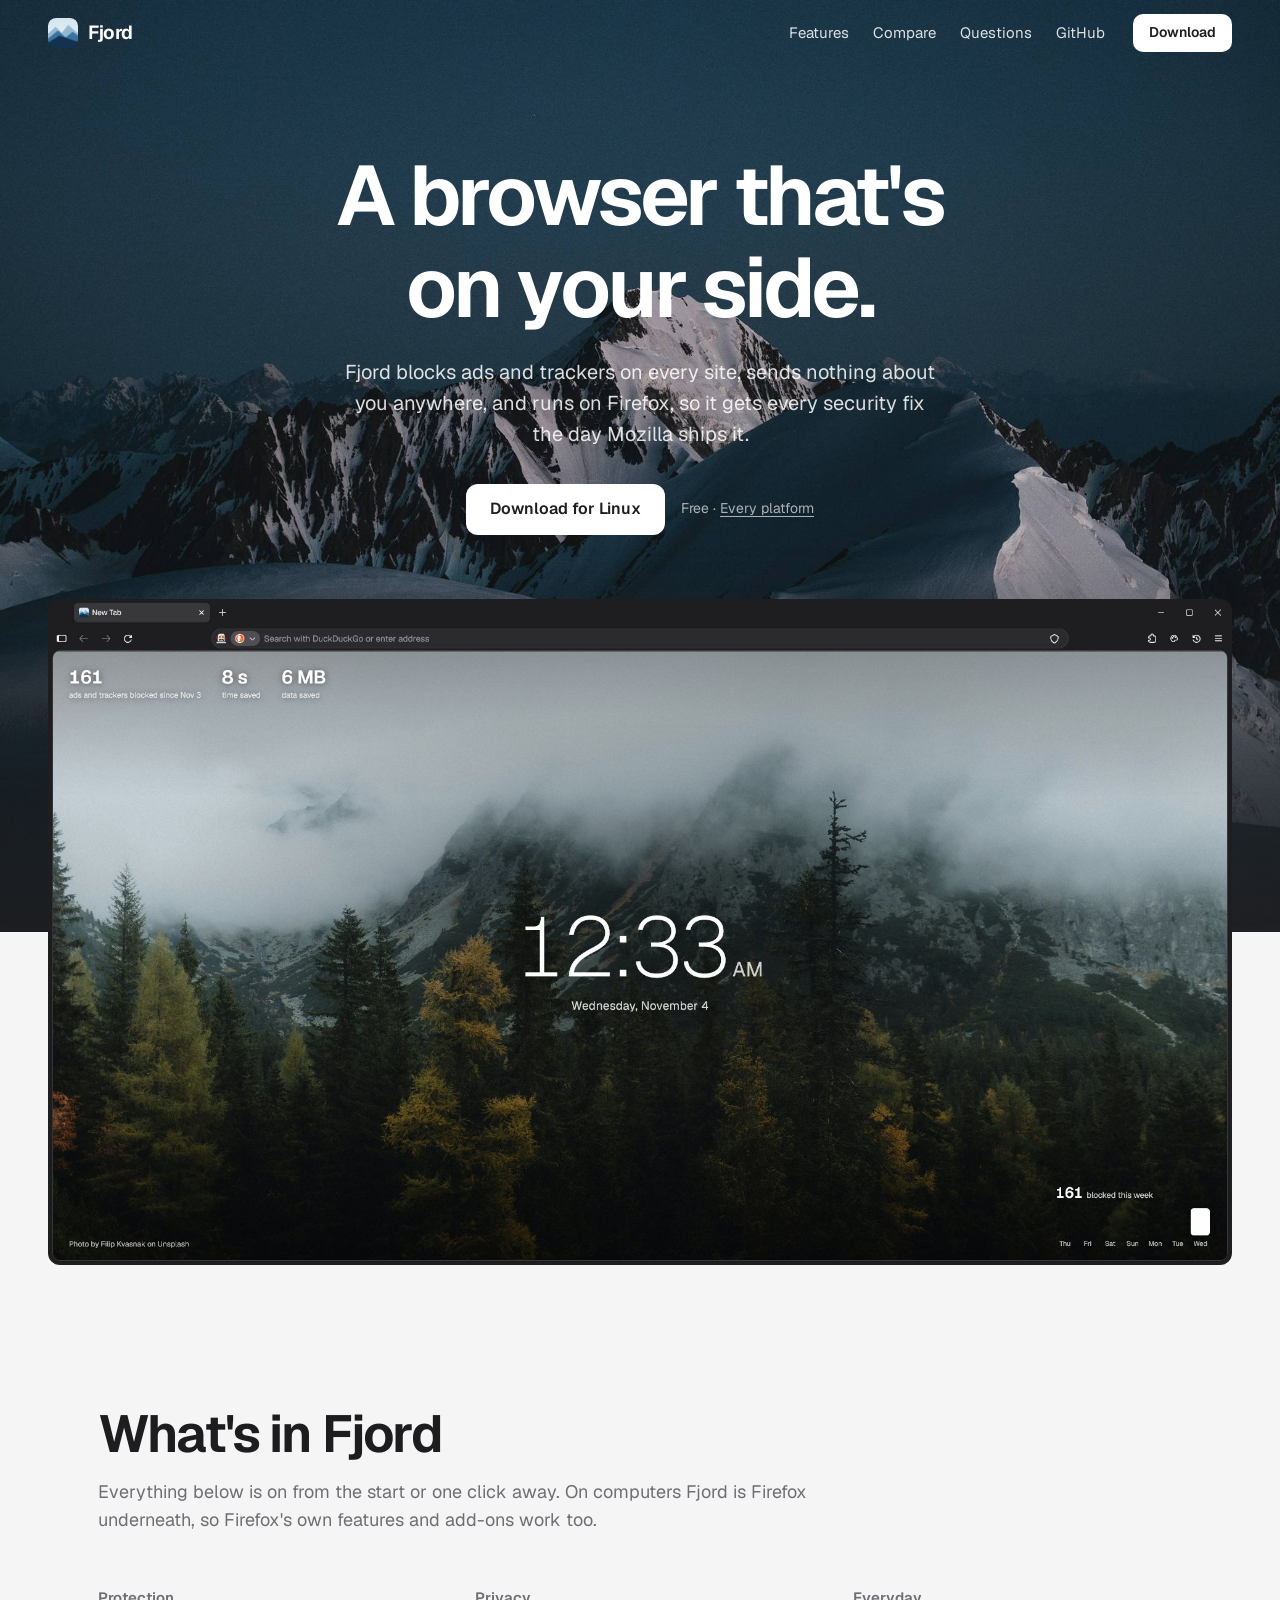
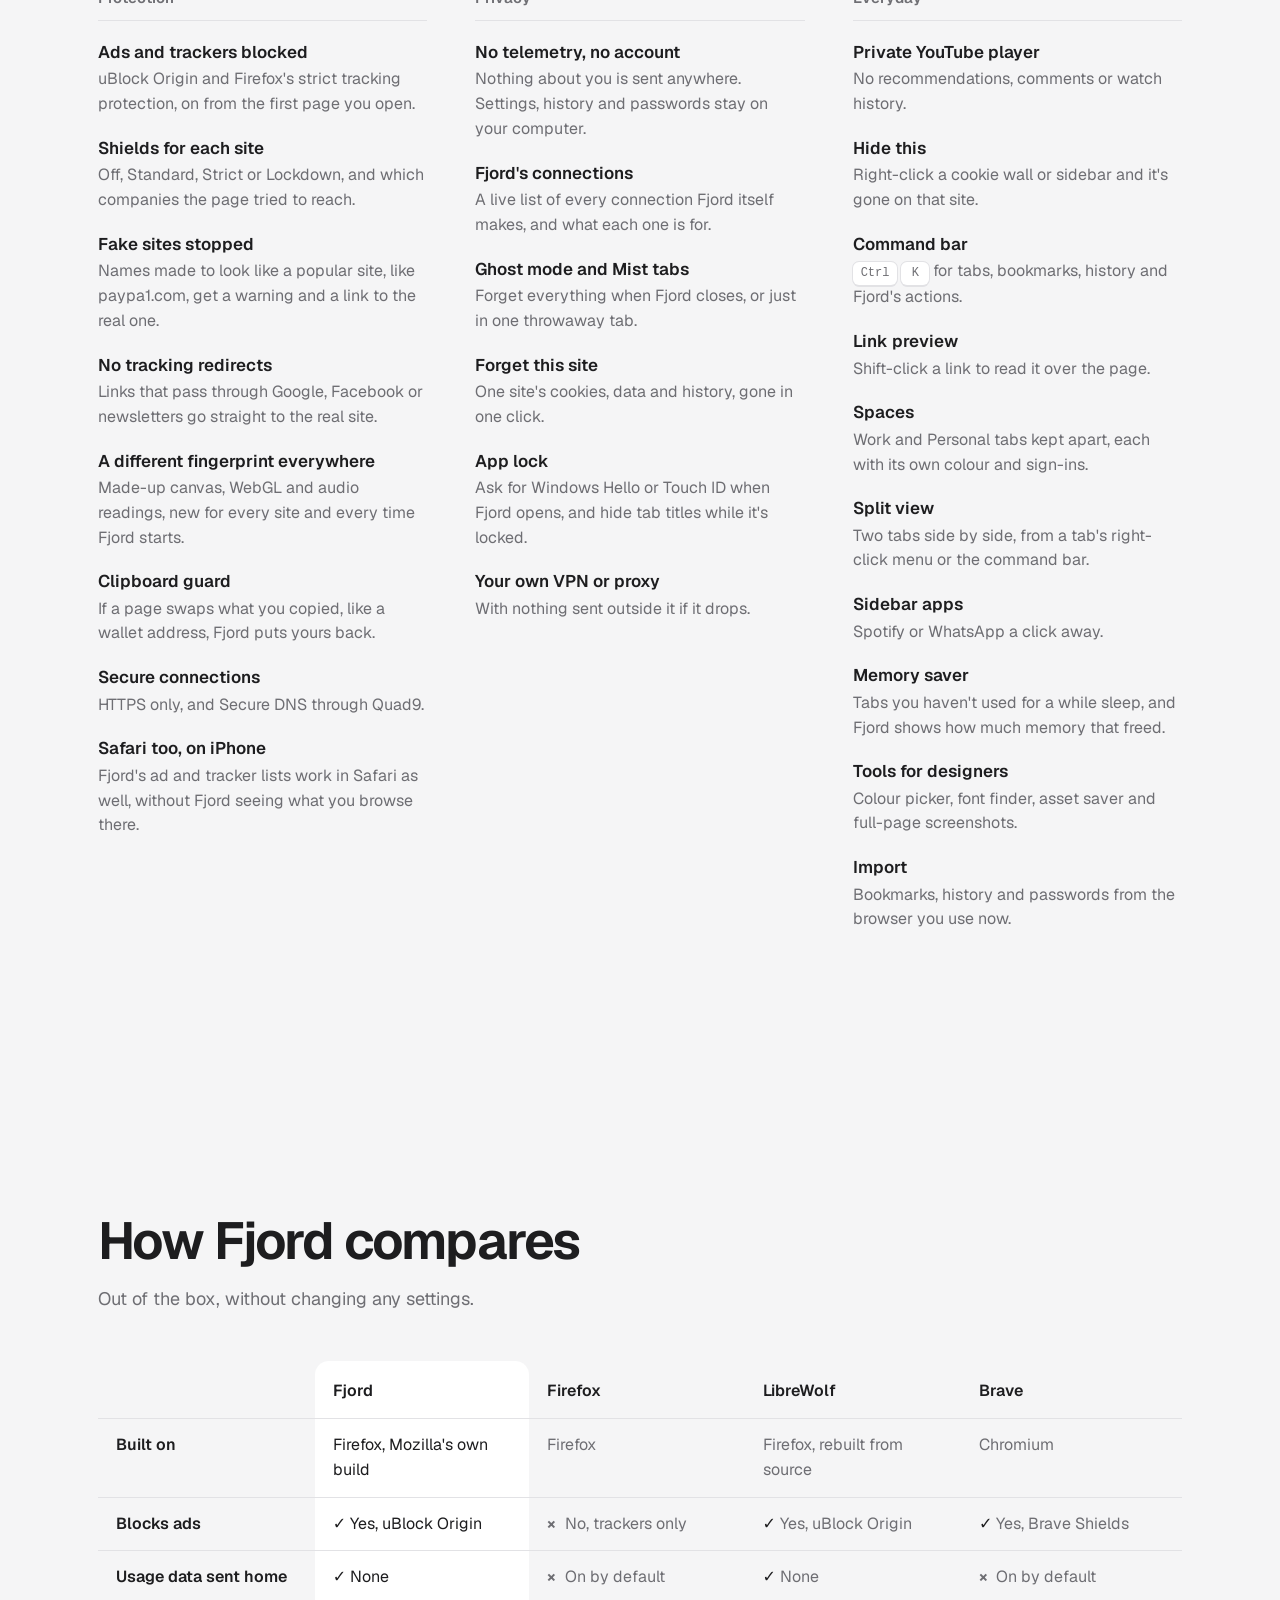
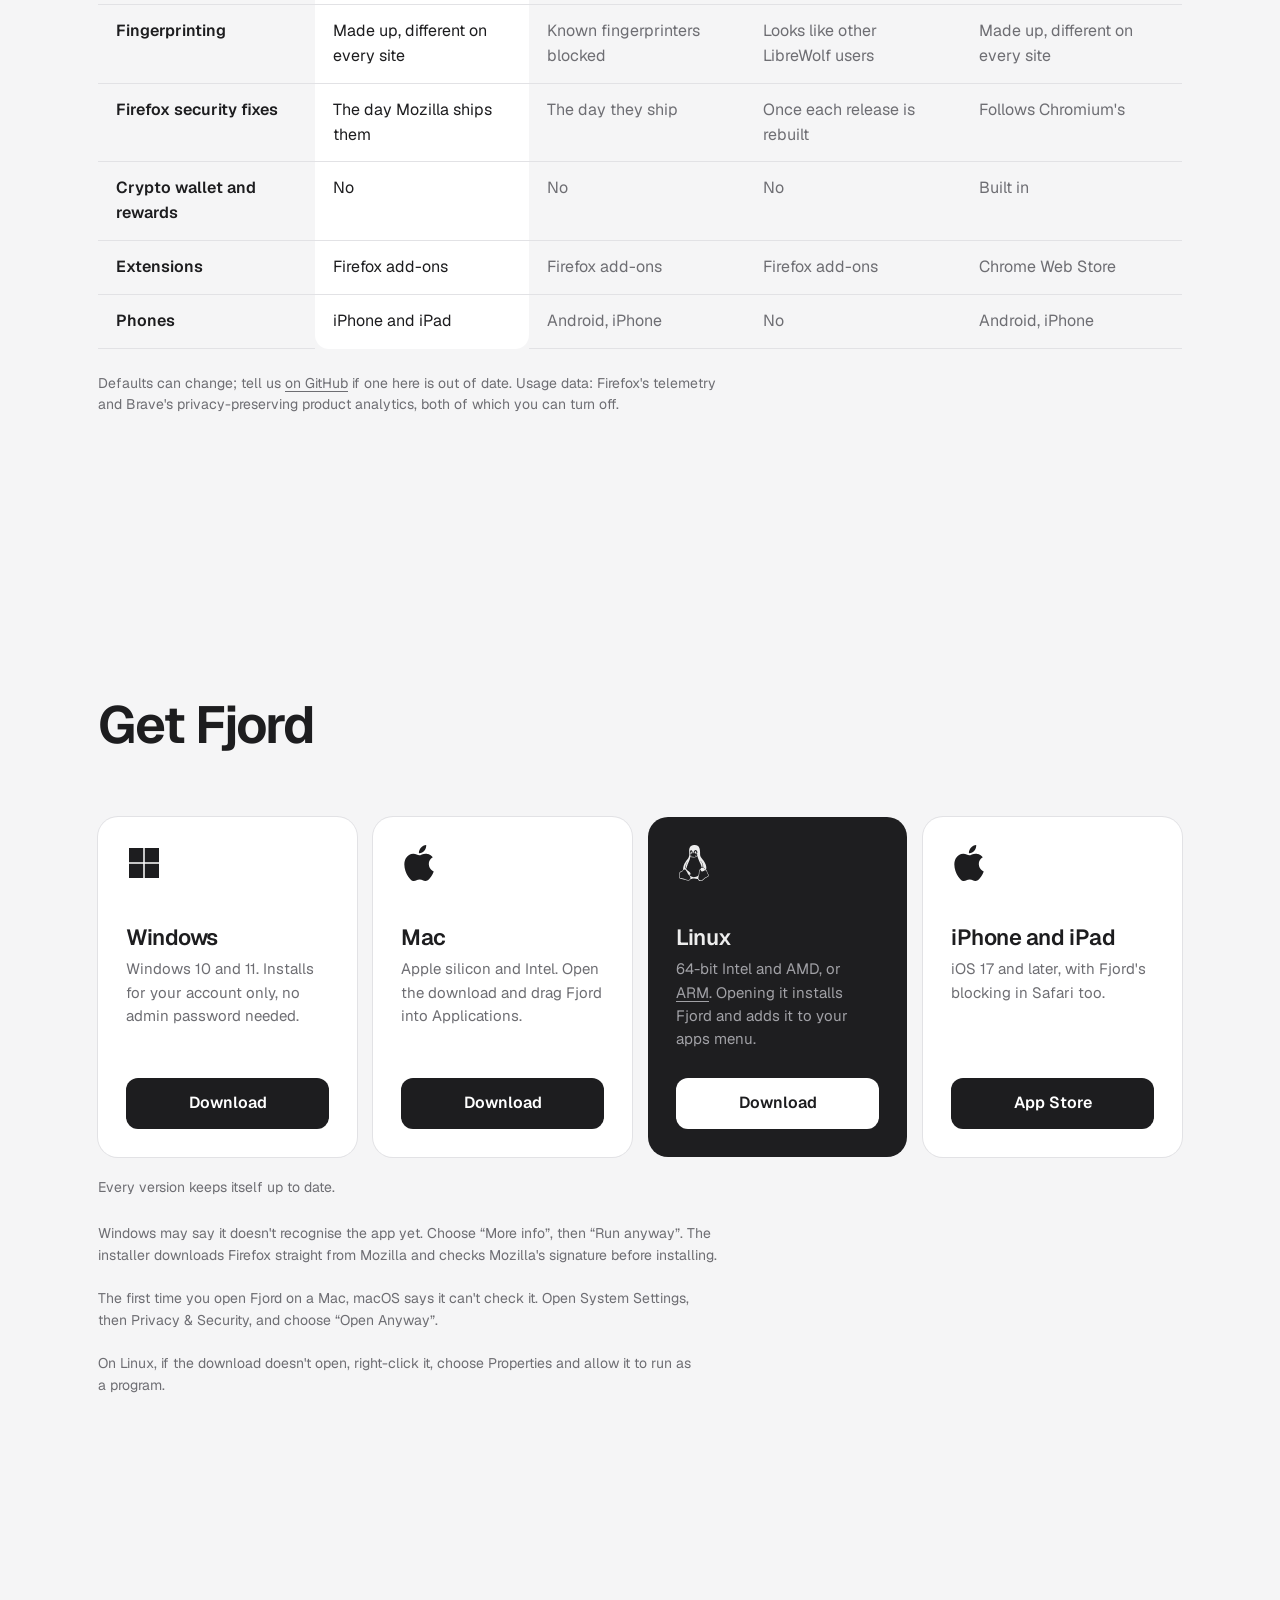
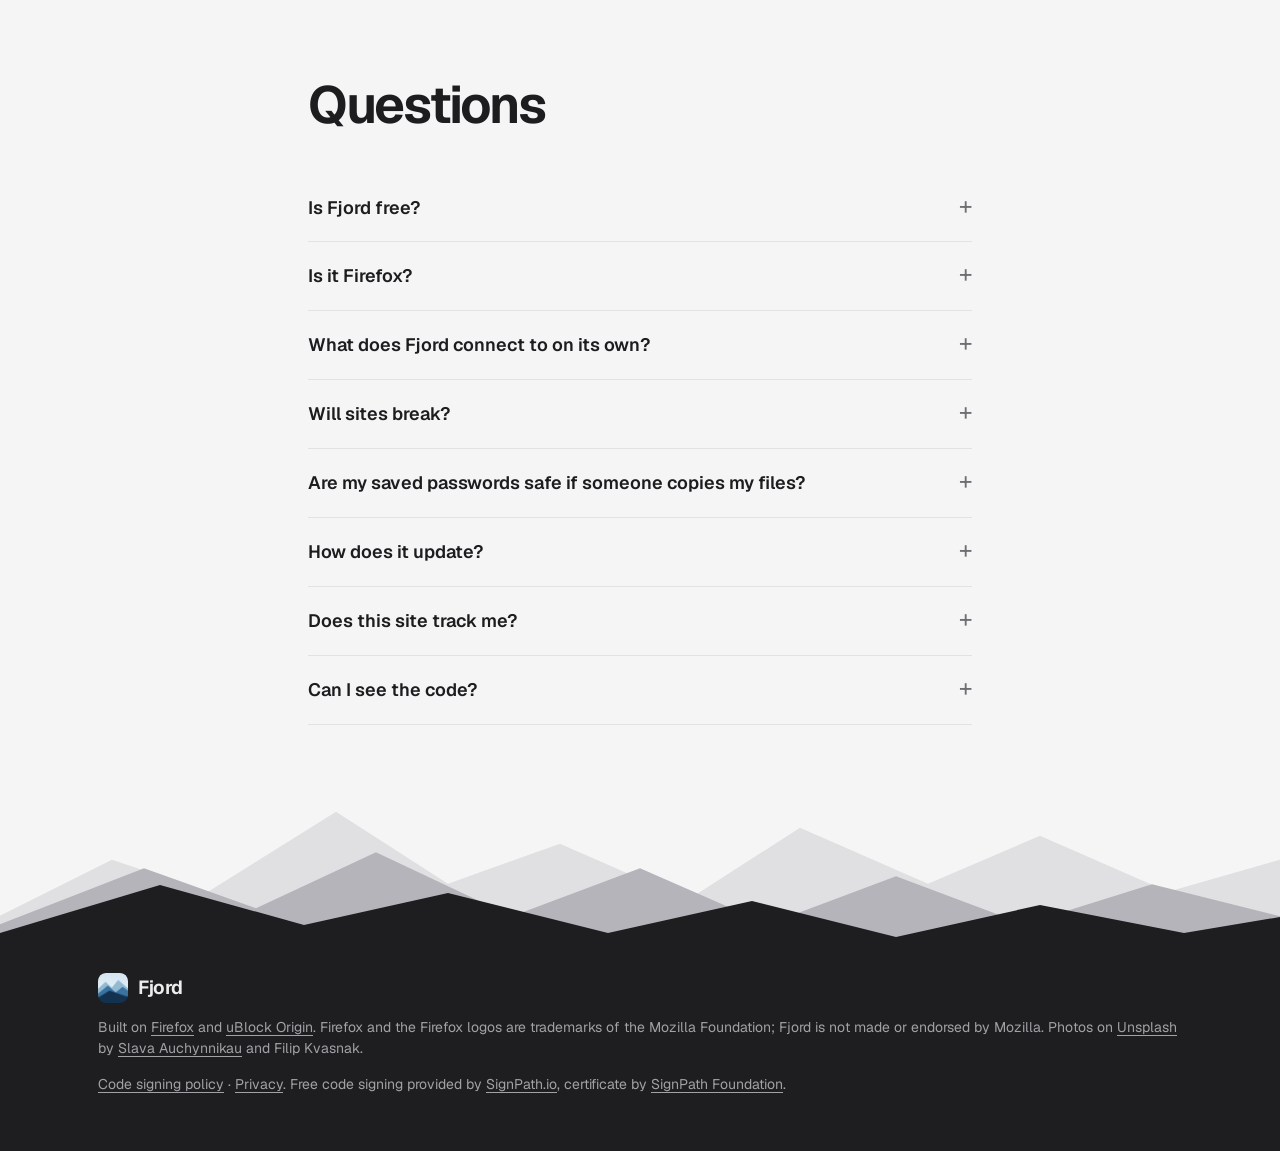
<file: docs/index.html>
<!doctype html>
<html lang="en">
<head>
<meta charset="utf-8">
<meta name="viewport" content="width=device-width, initial-scale=1">
<title>Fjord · The private browser built on Firefox</title>
<meta name="description" content="Fjord blocks ads and trackers on every site, sends nothing about you anywhere, and runs on Firefox. Free for Windows, Mac, Linux and iPhone.">
<meta property="og:title" content="Fjord · The private browser built on Firefox">
<meta property="og:description" content="Ads and trackers blocked from the first page you open. No telemetry. Free.">
<meta property="og:image" content="assets/newtab.jpg">
<link rel="icon" href="assets/logo.png">
<link rel="stylesheet" href="style.css?v=5">
<script>document.documentElement.classList.add("js")</script>
</head>
<body>

<header class="nav">
  <a class="brand" href="#top"><img src="assets/logo.png" alt=""> Fjord</a>
  <nav aria-label="Main">
    <a href="#features">Features</a>
    <a href="#compare">Compare</a>
    <a href="#faq">Questions</a>
    <a href="https://github.com/Elias-Mathisen/fjord">GitHub</a>
  </nav>
  <a class="btn btn-small" href="#download">Download</a>
</header>

<main id="top">
  <section class="hero">
    <img class="hero-photo" src="assets/hero.jpg" alt="">
    <div class="hero-text">
      <h1>A browser that's<br>on your side.</h1>
      <p>Fjord blocks ads and trackers on every site, sends nothing about you anywhere, and runs on Firefox, so it gets every security fix the day Mozilla ships it.</p>
      <div class="hero-actions">
        <a class="btn" href="https://github.com/Elias-Mathisen/fjord/releases/latest/download/FjordSetup.exe">Download for Windows</a>
        <span class="muted">Free · Windows 10 and 11 · <a href="#download">Mac, Linux and iPhone</a></span>
      </div>
    </div>
    <figure class="hero-shot">
      <img src="assets/newtab.jpg" alt="Fjord's new tab: a mountain photo, the time, and how many ads and trackers were blocked this week" width="1920" height="1080">
    </figure>
  </section>

  <!-- What's in Fjord: every feature in a line, in three groups, no pictures -->
  <section id="features" class="section">
    <h2>What's in Fjord</h2>
    <p class="lead">Everything below is on from the start or one click away. On computers Fjord is Firefox underneath, so Firefox's own features and add-ons work too.</p>
    <div class="features">
      <div>
        <h3>Protection</h3>
        <dl>
          <dt>Ads and trackers blocked</dt><dd>uBlock Origin and Firefox's strict tracking protection, on from the first page you open.</dd>
          <dt>Shields for each site</dt><dd>Off, Standard, Strict or Lockdown, and which companies the page tried to reach.</dd>
          <dt>Fake sites stopped</dt><dd>Names made to look like a popular site, like paypa1.com, get a warning and a link to the real one.</dd>
          <dt>No tracking redirects</dt><dd>Links that pass through Google, Facebook or newsletters go straight to the real site.</dd>
          <dt>A different fingerprint everywhere</dt><dd>Made-up canvas, WebGL and audio readings, new for every site and every time Fjord starts.</dd>
          <dt>Clipboard guard</dt><dd>If a page swaps what you copied, like a wallet address, Fjord puts yours back.</dd>
          <dt>Secure connections</dt><dd>HTTPS only, and Secure DNS through Quad9.</dd>
          <dt>Safari too, on iPhone</dt><dd>Fjord's ad and tracker lists work in Safari as well, without Fjord seeing what you browse there.</dd>
        </dl>
      </div>
      <div>
        <h3>Privacy</h3>
        <dl>
          <dt>No telemetry, no account</dt><dd>Nothing about you is sent anywhere. Settings, history and passwords stay on your computer.</dd>
          <dt>Fjord's connections</dt><dd>A live list of every connection Fjord itself makes, and what each one is for.</dd>
          <dt>Ghost mode and Mist tabs</dt><dd>Forget everything when Fjord closes, or just in one throwaway tab.</dd>
          <dt>Forget this site</dt><dd>One site's cookies, data and history, gone in one click.</dd>
          <dt>App lock</dt><dd>Ask for Windows Hello or Touch ID when Fjord opens, and hide tab titles while it's locked.</dd>
          <dt>Your own VPN or proxy</dt><dd>With nothing sent outside it if it drops.</dd>
        </dl>
      </div>
      <div>
        <h3>Everyday</h3>
        <dl>
          <dt>Private YouTube player</dt><dd>No recommendations, comments or watch history.</dd>
          <dt>Hide this</dt><dd>Right-click a cookie wall or sidebar and it's gone on that site.</dd>
          <dt>Command bar</dt><dd><span class="keys-inline"><kbd>Ctrl</kbd> <kbd>K</kbd></span> for tabs, bookmarks, history and Fjord's actions.</dd>
          <dt>Link preview</dt><dd>Shift-click a link to read it over the page.</dd>
          <dt>Spaces</dt><dd>Work and Personal tabs kept apart, each with its own colour and sign-ins.</dd>
          <dt>Split view</dt><dd>Two tabs side by side, from a tab's right-click menu or the command bar.</dd>
          <dt>Sidebar apps</dt><dd>Spotify or WhatsApp a click away.</dd>
          <dt>Memory saver</dt><dd>Tabs you haven't used for a while sleep, and Fjord shows how much memory that freed.</dd>
          <dt>Tools for designers</dt><dd>Colour picker, font finder, asset saver and full-page screenshots.</dd>
          <dt>Import</dt><dd>Bookmarks, history and passwords from the browser you use now.</dd>
        </dl>
      </div>
    </div>
  </section>

  <!-- How Fjord compares: defaults only, each checked against the browser's own documentation (November 2026) -->
  <section id="compare" class="section">
    <h2>How Fjord compares</h2>
    <p class="lead">Out of the box, without changing any settings.</p>
    <div class="table-wrap">
      <table class="compare">
        <thead>
          <tr><th scope="col"><span class="visually-hidden">Feature</span></th><th scope="col" class="us">Fjord</th><th scope="col">Firefox</th><th scope="col">LibreWolf</th><th scope="col">Brave</th></tr>
        </thead>
        <tbody>
          <tr><th scope="row">Built on</th><td data-browser="Fjord" class="us">Firefox, Mozilla's own build</td><td data-browser="Firefox">Firefox</td><td data-browser="LibreWolf">Firefox, rebuilt from source</td><td data-browser="Brave">Chromium</td></tr>
          <tr><th scope="row">Blocks ads</th><td data-browser="Fjord" class="us yes">Yes, uBlock Origin</td><td data-browser="Firefox" class="no">No, trackers only</td><td data-browser="LibreWolf" class="yes">Yes, uBlock Origin</td><td data-browser="Brave" class="yes">Yes, Brave Shields</td></tr>
          <tr><th scope="row">Usage data sent home</th><td data-browser="Fjord" class="us yes">None</td><td data-browser="Firefox" class="no">On by default</td><td data-browser="LibreWolf" class="yes">None</td><td data-browser="Brave" class="no">On by default</td></tr>
          <tr><th scope="row">Fingerprinting</th><td data-browser="Fjord" class="us">Made up, different on every site</td><td data-browser="Firefox">Known fingerprinters blocked</td><td data-browser="LibreWolf">Looks like other LibreWolf users</td><td data-browser="Brave">Made up, different on every site</td></tr>
          <tr><th scope="row">Firefox security fixes</th><td data-browser="Fjord" class="us">The day Mozilla ships them</td><td data-browser="Firefox">The day they ship</td><td data-browser="LibreWolf">Once each release is rebuilt</td><td data-browser="Brave">Follows Chromium's</td></tr>
          <tr><th scope="row">Crypto wallet and rewards</th><td data-browser="Fjord" class="us">No</td><td data-browser="Firefox">No</td><td data-browser="LibreWolf">No</td><td data-browser="Brave">Built in</td></tr>
          <tr><th scope="row">Extensions</th><td data-browser="Fjord" class="us">Firefox add-ons</td><td data-browser="Firefox">Firefox add-ons</td><td data-browser="LibreWolf">Firefox add-ons</td><td data-browser="Brave">Chrome Web Store</td></tr>
          <tr><th scope="row">Phones</th><td data-browser="Fjord" class="us">iPhone and iPad</td><td data-browser="Firefox">Android, iPhone</td><td data-browser="LibreWolf">No</td><td data-browser="Brave">Android, iPhone</td></tr>
        </tbody>
      </table>
    </div>
    <p class="muted small note">Defaults can change; tell us <a href="https://github.com/Elias-Mathisen/fjord/issues">on GitHub</a> if one here is out of date. Usage data: Firefox's telemetry and Brave's privacy-preserving product analytics, both of which you can turn off.</p>
  </section>

  <section id="download" class="section">
    <h2>Get Fjord</h2>
    <!-- Logos: Apple and Linux (Tux) from Simple Icons 13.21 (CC0); Windows drawn here -->
    <div class="platforms">
      <article class="platform" data-os="windows">
        <svg class="os-logo" viewBox="0 0 24 24" aria-hidden="true"><path d="M2 2h9.5v9.5H2zM12.5 2H22v9.5h-9.5zM2 12.5h9.5V22H2zM12.5 12.5H22V22h-9.5z"/></svg>
        <h3>Windows</h3>
        <p>Windows 10 and 11. Installs for your account only, no admin password needed.</p>
        <a class="btn" href="https://github.com/Elias-Mathisen/fjord/releases/latest/download/FjordSetup.exe" aria-label="Download for Windows">Download</a>
      </article>
      <article class="platform" data-os="mac">
        <svg class="os-logo" viewBox="0 0 24 24" aria-hidden="true"><path d="M12.152 6.896c-.948 0-2.415-1.078-3.96-1.04-2.04.027-3.91 1.183-4.961 3.014-2.117 3.675-.546 9.103 1.519 12.09 1.013 1.454 2.208 3.09 3.792 3.039 1.52-.065 2.09-.987 3.935-.987 1.831 0 2.35.987 3.96.948 1.637-.026 2.676-1.48 3.676-2.948 1.156-1.688 1.636-3.325 1.662-3.415-.039-.013-3.182-1.221-3.22-4.857-.026-3.04 2.48-4.494 2.597-4.559-1.429-2.09-3.623-2.324-4.39-2.376-2-.156-3.675 1.09-4.61 1.09zM15.53 3.83c.843-1.012 1.4-2.427 1.245-3.83-1.207.052-2.662.805-3.532 1.818-.78.896-1.454 2.338-1.273 3.714 1.338.104 2.715-.688 3.559-1.701"/></svg>
        <h3>Mac</h3>
        <p>Apple silicon and Intel. Open the download and drag Fjord into Applications.</p>
        <a class="btn" href="https://github.com/Elias-Mathisen/fjord/releases/latest/download/Fjord.dmg" aria-label="Download for Mac">Download</a>
      </article>
      <article class="platform" data-os="linux">
        <svg class="os-logo" viewBox="0 0 24 24" aria-hidden="true"><path d="M12.504 0c-.155 0-.315.008-.48.021-4.226.333-3.105 4.807-3.17 6.298-.076 1.092-.3 1.953-1.05 3.02-.885 1.051-2.127 2.75-2.716 4.521-.278.832-.41 1.684-.287 2.489a.424.424 0 00-.11.135c-.26.268-.45.6-.663.839-.199.199-.485.267-.797.4-.313.136-.658.269-.864.68-.09.189-.136.394-.132.602 0 .199.027.4.055.536.058.399.116.728.04.97-.249.68-.28 1.145-.106 1.484.174.334.535.47.94.601.81.2 1.91.135 2.774.6.926.466 1.866.67 2.616.47.526-.116.97-.464 1.208-.946.587-.003 1.23-.269 2.26-.334.699-.058 1.574.267 2.577.2.025.134.063.198.114.333l.003.003c.391.778 1.113 1.132 1.884 1.071.771-.06 1.592-.536 2.257-1.306.631-.765 1.683-1.084 2.378-1.503.348-.199.629-.469.649-.853.023-.4-.2-.811-.714-1.376v-.097l-.003-.003c-.17-.2-.25-.535-.338-.926-.085-.401-.182-.786-.492-1.046h-.003c-.059-.054-.123-.067-.188-.135a.357.357 0 00-.19-.064c.431-1.278.264-2.55-.173-3.694-.533-1.41-1.465-2.638-2.175-3.483-.796-1.005-1.576-1.957-1.56-3.368.026-2.152.236-6.133-3.544-6.139zm.529 3.405h.013c.213 0 .396.062.584.198.19.135.33.332.438.533.105.259.158.459.166.724 0-.02.006-.04.006-.06v.105a.086.086 0 01-.004-.021l-.004-.024a1.807 1.807 0 01-.15.706.953.953 0 01-.213.335.71.71 0 00-.088-.042c-.104-.045-.198-.064-.284-.133a1.312 1.312 0 00-.22-.066c.05-.06.146-.133.183-.198.053-.128.082-.264.088-.402v-.02a1.21 1.21 0 00-.061-.4c-.045-.134-.101-.2-.183-.333-.084-.066-.167-.132-.267-.132h-.016c-.093 0-.176.03-.262.132a.8.8 0 00-.205.334 1.18 1.18 0 00-.09.4v.019c.002.089.008.179.02.267-.193-.067-.438-.135-.607-.202a1.635 1.635 0 01-.018-.2v-.02a1.772 1.772 0 01.15-.768c.082-.22.232-.406.43-.533a.985.985 0 01.594-.2zm-2.962.059h.036c.142 0 .27.048.399.135.146.129.264.288.344.465.09.199.14.4.153.667v.004c.007.134.006.2-.002.266v.08c-.03.007-.056.018-.083.024-.152.055-.274.135-.393.2.012-.09.013-.18.003-.267v-.015c-.012-.133-.04-.2-.082-.333a.613.613 0 00-.166-.267.248.248 0 00-.183-.064h-.021c-.071.006-.13.04-.186.132a.552.552 0 00-.12.27.944.944 0 00-.023.33v.015c.012.135.037.2.08.334.046.134.098.2.166.268.01.009.02.018.034.024-.07.057-.117.07-.176.136a.304.304 0 01-.131.068 2.62 2.62 0 01-.275-.402 1.772 1.772 0 01-.155-.667 1.759 1.759 0 01.08-.668 1.43 1.43 0 01.283-.535c.128-.133.26-.2.418-.2zm1.37 1.706c.332 0 .733.065 1.216.399.293.2.523.269 1.052.468h.003c.255.136.405.266.478.399v-.131a.571.571 0 01.016.47c-.123.31-.516.643-1.063.842v.002c-.268.135-.501.333-.775.465-.276.135-.588.292-1.012.267a1.139 1.139 0 01-.448-.067 3.566 3.566 0 01-.322-.198c-.195-.135-.363-.332-.612-.465v-.005h-.005c-.4-.246-.616-.512-.686-.71-.07-.268-.005-.47.193-.6.224-.135.38-.271.483-.336.104-.074.143-.102.176-.131h.002v-.003c.169-.202.436-.47.839-.601.139-.036.294-.065.466-.065zm2.8 2.142c.358 1.417 1.196 3.475 1.735 4.473.286.534.855 1.659 1.102 3.024.156-.005.33.018.513.064.646-1.671-.546-3.467-1.089-3.966-.22-.2-.232-.335-.123-.335.59.534 1.365 1.572 1.646 2.757.13.535.16 1.104.021 1.67.067.028.135.06.205.067 1.032.534 1.413.938 1.23 1.537v-.043c-.06-.003-.12 0-.18 0h-.016c.151-.467-.182-.825-1.065-1.224-.915-.4-1.646-.336-1.77.465-.008.043-.013.066-.018.135-.068.023-.139.053-.209.064-.43.268-.662.669-.793 1.187-.13.533-.17 1.156-.205 1.869v.003c-.02.334-.17.838-.319 1.35-1.5 1.072-3.58 1.538-5.348.334a2.645 2.645 0 00-.402-.533 1.45 1.45 0 00-.275-.333c.182 0 .338-.03.465-.067a.615.615 0 00.314-.334c.108-.267 0-.697-.345-1.163-.345-.467-.931-.995-1.788-1.521-.63-.4-.986-.87-1.15-1.396-.165-.534-.143-1.085-.015-1.645.245-1.07.873-2.11 1.274-2.763.107-.065.037.135-.408.974-.396.751-1.14 2.497-.122 3.854a8.123 8.123 0 01.647-2.876c.564-1.278 1.743-3.504 1.836-5.268.048.036.217.135.289.202.218.133.38.333.59.465.21.201.477.335.876.335.039.003.075.006.11.006.412 0 .73-.134.997-.268.29-.134.52-.334.74-.4h.005c.467-.135.835-.402 1.044-.7zm2.185 8.958c.037.6.343 1.245.882 1.377.588.134 1.434-.333 1.791-.765l.211-.01c.315-.007.577.01.847.268l.003.003c.208.199.305.53.391.876.085.4.154.78.409 1.066.486.527.645.906.636 1.14l.003-.007v.018l-.003-.012c-.015.262-.185.396-.498.595-.63.401-1.746.712-2.457 1.57-.618.737-1.37 1.14-2.036 1.191-.664.053-1.237-.2-1.574-.898l-.005-.003c-.21-.4-.12-1.025.056-1.69.176-.668.428-1.344.463-1.897.037-.714.076-1.335.195-1.814.12-.465.308-.797.641-.984l.045-.022zm-10.814.049h.01c.053 0 .105.005.157.014.376.055.706.333 1.023.752l.91 1.664.003.003c.243.533.754 1.064 1.189 1.637.434.598.77 1.131.729 1.57v.006c-.057.744-.48 1.148-1.125 1.294-.645.135-1.52.002-2.395-.464-.968-.536-2.118-.469-2.857-.602-.369-.066-.61-.2-.723-.4-.11-.2-.113-.602.123-1.23v-.004l.002-.003c.117-.334.03-.752-.027-1.118-.055-.401-.083-.71.043-.94.16-.334.396-.4.69-.533.294-.135.64-.202.915-.47h.002v-.002c.256-.268.445-.601.668-.838.19-.201.38-.336.663-.336zm7.159-9.074c-.435.201-.945.535-1.488.535-.542 0-.97-.267-1.28-.466-.154-.134-.28-.268-.373-.335-.164-.134-.144-.333-.074-.333.109.016.129.134.199.2.096.066.215.2.36.333.292.2.68.467 1.167.467.485 0 1.053-.267 1.398-.466.195-.135.445-.334.648-.467.156-.136.149-.267.279-.267.128.016.034.134-.147.332a8.097 8.097 0 01-.69.468zm-1.082-1.583V5.64c-.006-.02.013-.042.029-.05.074-.043.18-.027.26.004.063 0 .16.067.15.135-.006.049-.085.066-.135.066-.055 0-.092-.043-.141-.068-.052-.018-.146-.008-.163-.065zm-.551 0c-.02.058-.113.049-.166.066-.047.025-.086.068-.14.068-.05 0-.13-.02-.136-.068-.01-.066.088-.133.15-.133.08-.031.184-.047.259-.005.019.009.036.03.03.05v.02h.003z"/></svg>
        <h3>Linux</h3>
        <p>64-bit Intel and AMD, or <a href="https://github.com/Elias-Mathisen/fjord/releases/latest/download/Fjord-aarch64.AppImage">ARM</a>. Opening it installs Fjord and adds it to your apps menu.</p>
        <a class="btn" href="https://github.com/Elias-Mathisen/fjord/releases/latest/download/Fjord-x86_64.AppImage" aria-label="Download for Linux">Download</a>
      </article>
      <article class="platform" data-os="iphone">
        <svg class="os-logo" viewBox="0 0 24 24" aria-hidden="true"><path d="M12.152 6.896c-.948 0-2.415-1.078-3.96-1.04-2.04.027-3.91 1.183-4.961 3.014-2.117 3.675-.546 9.103 1.519 12.09 1.013 1.454 2.208 3.09 3.792 3.039 1.52-.065 2.09-.987 3.935-.987 1.831 0 2.35.987 3.96.948 1.637-.026 2.676-1.48 3.676-2.948 1.156-1.688 1.636-3.325 1.662-3.415-.039-.013-3.182-1.221-3.22-4.857-.026-3.04 2.48-4.494 2.597-4.559-1.429-2.09-3.623-2.324-4.39-2.376-2-.156-3.675 1.09-4.61 1.09zM15.53 3.83c.843-1.012 1.4-2.427 1.245-3.83-1.207.052-2.662.805-3.532 1.818-.78.896-1.454 2.338-1.273 3.714 1.338.104 2.715-.688 3.559-1.701"/></svg>
        <h3>iPhone and iPad</h3>
        <p>iOS 17 and later, with Fjord's blocking in Safari too.</p>
        <!-- shortcut: placeholder until Fjord is listed; put the App Store link here before the site goes live -->
        <a class="btn" href="#app-store-link">App Store</a>
      </article>
    </div>
    <p class="muted small platforms-updates">Every version keeps itself up to date.</p>
    <p class="muted small note">Windows may say it doesn't recognise the app yet. Choose “More info”, then “Run anyway”. The installer downloads Firefox straight from Mozilla and checks Mozilla's signature before installing.<br><br>The first time you open Fjord on a Mac, macOS says it can't check it. Open System Settings, then Privacy &amp; Security, and choose “Open Anyway”.<br><br>On Linux, if the download doesn't open, right-click it, choose Properties and allow it to run as a program.</p>
  </section>

  <section id="faq" class="section faq">
    <h2>Questions</h2>
    <details>
      <summary>Is Fjord free?</summary>
      <p>Yes. No ads, no paid tier, no account.</p>
    </details>
    <details>
      <summary>Is it Firefox?</summary>
      <p>On computers, yes: Fjord installs the official Firefox from Mozilla and sets it up with its own settings, look and features. That's why it gets Firefox's security fixes as soon as they're out. On iPhone and iPad, Apple has every browser use Safari's engine, so Fjord does too, with the same protections on top. Fjord isn't made or endorsed by Mozilla.</p>
    </details>
    <details>
      <summary>What does Fjord connect to on its own?</summary>
      <p>Only what it needs to work: Firefox and its security lists from Mozilla, filter updates for uBlock Origin, Secure DNS through Quad9, and new versions of Fjord from GitHub. Settings lists every connection live, with what it's for.</p>
    </details>
    <details>
      <summary>Will sites break?</summary>
      <p>Very few do on the standard setting. If one does, open Shields in the address bar and turn it off for just that site.</p>
    </details>
    <details>
      <summary>Are my saved passwords safe if someone copies my files?</summary>
      <p>On Windows, yes. Fjord locks them to your Windows account with a key only Windows can open, and you never have to type a password. A copy of your Fjord folder can't unlock them on another computer or account. Programs running on your own account can still ask Windows, so keep malware off your PC. Moving to a new PC? Export your passwords first. On a Mac or Linux, set a Primary Password in Settings to protect them the same way.</p>
    </details>
    <details>
      <summary>How does it update?</summary>
      <p>Every few hours Fjord checks for a new version of itself on GitHub and a new Firefox from Mozilla, and updates when you're not using it. It only installs a Fjord update signed with our release key, and a Firefox signed by Mozilla.</p>
    </details>
    <details>
      <summary>Does this site track me?</summary>
      <p>No. There are no analytics, cookies or third-party scripts here; even the animation libraries are served from this site. GitHub, which hosts it, keeps ordinary server logs.</p>
    </details>
    <details>
      <summary>Can I see the code?</summary>
      <p>Yes, it's all <a href="https://github.com/Elias-Mathisen/fjord">on GitHub</a>.</p>
    </details>
  </section>
</main>

<footer class="site-footer">
  <svg class="dawn" viewBox="0 150 1600 250" aria-hidden="true">
    <path class="far" d="M0 300 140 230l120 40 160-100 140 90 140-50 160 70 140-90 160 70 140-60 160 70 140-40v170H0z" fill="#e0e0e3"/>
    <path class="mid" d="M0 340 180 270l140 50 150-70 170 80 160-60 160 70 160-60 160 60 160-50 160 40v110H0z" fill="#b4b4ba"/>
    <path class="near" d="M0 380 200 320l180 50 180-40 200 50 180-40 180 45 180-40 180 35 120-20v40H0z" fill="#1e1e20"/>
  </svg>
  <div class="footer">
    <div class="brand"><img src="assets/logo.png" alt=""> Fjord</div>
    <p class="muted small">Built on <a href="https://www.mozilla.org/firefox/">Firefox</a> and <a href="https://github.com/gorhill/uBlock">uBlock Origin</a>. Firefox and the Firefox logos are trademarks of the Mozilla Foundation; Fjord is not made or endorsed by Mozilla. Photos on <a href="https://unsplash.com">Unsplash</a> by <a href="https://unsplash.com/photos/t1pa8vd7iVI">Slava Auchynnikau</a> and Filip Kvasnak.</p>
    <p class="muted small"><a href="https://github.com/Elias-Mathisen/fjord#code-signing-policy">Code signing policy</a> · <a href="https://github.com/Elias-Mathisen/fjord#privacy">Privacy</a>. Free code signing provided by <a href="https://about.signpath.io">SignPath.io</a>, certificate by <a href="https://signpath.org">SignPath Foundation</a>.</p>
  </div>
</footer>

<script src="assets/vendor/gsap.min.js"></script>
<script src="assets/vendor/ScrollTrigger.min.js"></script>
<script src="main.js?v=5"></script>
</body>
</html>
</file>
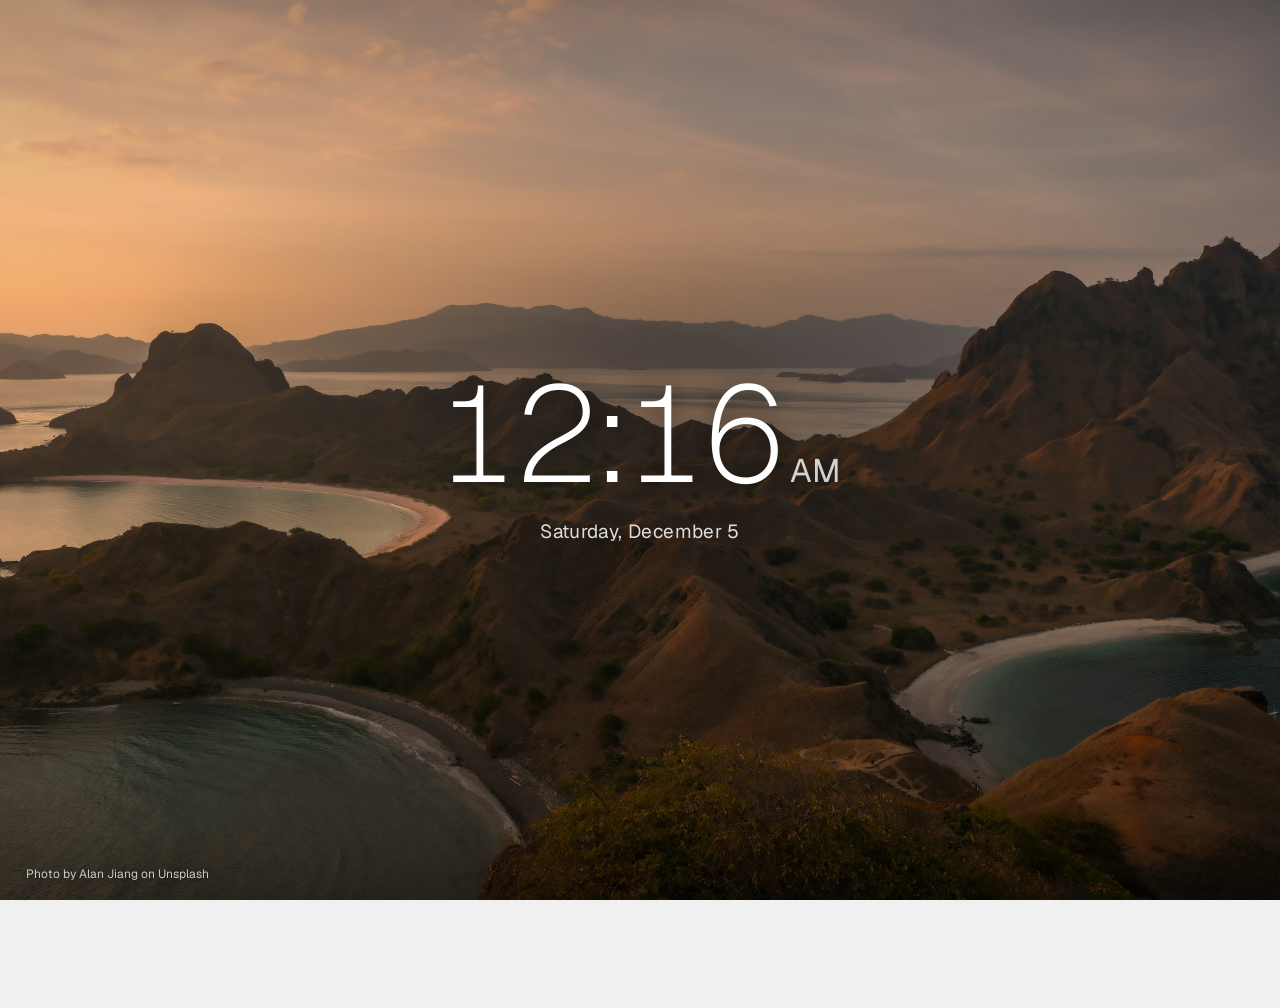
<file: src/fjord/newtab.html>
<!doctype html>
<html lang="en">
<head>
<meta charset="utf-8">
<title>New Tab</title>
<link rel="icon" href="branding/logo.png">
<style>
  /* Geist (Vercel, SIL Open Font License, see fonts/Geist-LICENSE.txt) */
  @font-face { font-family: "Geist"; src: url("fonts/Geist-Variable.woff2") format("woff2"); font-weight: 100 900; }
  :root { color-scheme: dark light; --glass: rgb(20 20 22 / 0.42); --glass-line: rgb(255 255 255 / 0.12); }
  html, body { margin: 0; height: 100%; overflow: hidden; background: #1e1e20; color: #fff;
    font-family: "Geist", "Segoe UI", -apple-system, system-ui, sans-serif; }
  @media (prefers-color-scheme: light) { html, body { background: #f0f0f0; } }

  #photo { position: fixed; inset: 0; width: 100%; height: 100%; object-fit: cover; opacity: 0; transition: opacity 0.5s ease-out; }
  #photo.ready { opacity: 1; }
  /* Keeps white text readable on bright photos */
  #scrim { position: fixed; inset: 0; pointer-events: none;
    background: radial-gradient(ellipse 60% 45% at 50% 42%, rgb(0 0 0 / 0.28), transparent 70%),
                linear-gradient(to bottom, rgb(0 0 0 / 0.3), transparent 24%, transparent 70%, rgb(0 0 0 / 0.45)); }
  /* Photos off: a plain background in the theme's greys */
  body.plain #photo, body.plain #scrim, body.plain #credit { display: none; }
  body.plain { background: radial-gradient(ellipse at 50% 30%, #2f2f33, #1a1a1c 70%); }
  @media (prefers-color-scheme: light) {
    body.plain { background: radial-gradient(ellipse at 50% 30%, #ffffff, #e9e9eb 70%); color: #1d1d1f;
      --glass: rgb(255 255 255 / 0.7); --glass-line: rgb(0 0 0 / 0.08); }
    body.plain :is(#time small, #date, .stat span, .week, .week-bars span) { color: #6e6e73 !important; }
    body.plain .week b { color: #1d1d1f; }
    body.plain .week-bars i { background: #1d1d1f !important; }
    body.plain :is(main, .stats, .week) { text-shadow: none !important; }
  }

  main { position: relative; height: 100%; display: grid; place-content: center; text-align: center;
    padding-bottom: 12vh; user-select: none; text-shadow: 0 2px 24px rgb(0 0 0 / 0.45);
    pointer-events: none; } /* it fills the page and sits above Customize, so clicks go through to the buttons */
  #time { display: flex; justify-content: center; align-items: baseline;
    font-size: clamp(64px, 11vw, 136px); font-weight: 200; line-height: 1.15; letter-spacing: -0.03em;
    font-variant-numeric: tabular-nums; }
  #time small { font-size: 0.24em; font-weight: 400; letter-spacing: 0.02em; margin-inline-start: 0.25em; color: rgb(255 255 255 / 0.8); }
  #date { margin-top: 6px; font-size: clamp(15px, 1.6vw, 19px); color: rgb(255 255 255 / 0.85); letter-spacing: 0.02em; }

  /* Privacy stats, top left */
  .stats { position: fixed; top: 22px; left: 26px; display: flex; gap: 34px; text-shadow: 0 1px 12px rgb(0 0 0 / 0.5); }
  .stat { display: grid; gap: 1px; }
  .stat b { font-size: 30px; font-weight: 600; font-variant-numeric: tabular-nums; letter-spacing: -0.01em; }
  .stat span { font-size: 12.5px; color: rgb(255 255 255 / 0.8); }

  /* This week, bottom right, no box: the total, then a bar per day with its name under it */
  .week { position: fixed; right: 28px; bottom: 20px; width: 250px; display: grid; gap: 10px; padding: 0; border: none;
    background: none; font: inherit; font-size: 13px; text-align: start; cursor: pointer;
    color: rgb(255 255 255 / 0.8); text-shadow: 0 1px 12px rgb(0 0 0 / 0.55); }
  .week:focus-visible { outline: 2px solid #fff; outline-offset: 8px; border-radius: 6px; }
  .week-total b { font-size: 24px; font-weight: 600; color: #fff; font-variant-numeric: tabular-nums; letter-spacing: -0.01em; margin-inline-end: 6px; }
  .week-bars { display: grid; grid-template-columns: repeat(7, 1fr); gap: 6px; height: 64px; }
  .week-bars .bar { display: grid; justify-items: center; align-content: end; gap: 6px; }
  .week-bars i { width: 100%; min-height: 4px; border-radius: 5px; background: #fff; opacity: 0.4; box-shadow: 0 1px 8px rgb(0 0 0 / 0.25); }
  .week-bars .today i { opacity: 1; }
  .week-bars span { font-size: 11px; color: rgb(255 255 255 / 0.75); }

  #customize { position: fixed; top: 18px; right: 22px; display: flex; align-items: center; gap: 7px; padding: 7px 12px;
    border: none; border-radius: 999px; background: var(--glass); backdrop-filter: blur(16px); box-shadow: inset 0 0 0 1px var(--glass-line);
    color: inherit; font: inherit; font-size: 13px; cursor: pointer; opacity: 0; transition: opacity 0.2s; }
  body:hover #customize, #customize:focus-visible { opacity: 1; }
  #customize:focus-visible { outline: 2px solid currentColor; outline-offset: 2px; }
  #customize svg { width: 15px; height: 15px; }

  #credit { position: fixed; left: 26px; bottom: 18px; font-size: 12px; color: rgb(255 255 255 / 0.75);
    text-decoration: none; text-shadow: 0 1px 8px rgb(0 0 0 / 0.6); }
  #credit:hover { color: #fff; text-decoration: underline; }
  #credit:focus-visible { outline: 2px solid #fff; outline-offset: 3px; border-radius: 3px; }
  [hidden] { display: none !important; }
  @media (max-width: 760px) { .week { display: none; } .stats { gap: 22px; } }
  @media (prefers-reduced-motion: reduce) { #photo { transition: none; } }
</style>
</head>
<body>
<img id="photo" alt="">
<div id="scrim"></div>
<div class="stats" id="stats" aria-live="polite" hidden>
  <div class="stat" data-show="blocked"><b id="blocked"></b><span id="blocked-label">ads and trackers blocked</span></div>
  <div class="stat" data-show="time"><b id="time-saved"></b><span>time saved</span></div>
  <div class="stat" data-show="data"><b id="data-saved"></b><span>data saved</span></div>
</div>
<button id="customize" type="button" title="Choose what this page shows">
  <svg viewBox="0 0 24 24" fill="none" stroke="currentColor" stroke-width="1.8" stroke-linecap="round"><path d="M4 7h10M18 7h2M4 17h4M12 17h8"/><circle cx="16" cy="7" r="2"/><circle cx="10" cy="17" r="2"/></svg>
  Customize
</button>
<main data-show="clock">
  <div id="time"></div>
  <div id="date"></div>
</main>
<button type="button" class="week" id="week" data-show="week" title="Open the privacy report" hidden>
  <div class="week-total"><b id="week-blocked"></b>blocked this week</div>
  <div class="week-bars" id="week-bars"></div>
</button>
<a id="credit" target="_blank" rel="noopener noreferrer"></a>
<script src="photos.js"></script>
<script>
// Photo: a random one from the set that matches the current theme. One comes with Fjord (photos/photo-001.jpg); Fjord
// downloads the rest once into the profile's fjord-photos folder, next to the stats file (photos.sys.mjs), and until
// one is there the new tab shows the one that came with it
const dark = matchMedia("(prefers-color-scheme: dark)");
const photo = document.getElementById("photo"), credit = document.getElementById("credit");
const statsParam = new URLSearchParams(location.search).get("stats");
const downloaded = statsParam && /^file:\/\/\/.+\/fjord-stats\.js$/.test(statsParam) ? statsParam.replace(/fjord-stats\.js$/, "fjord-photos/") : null;
const bundled = [...PHOTOS.dark, ...PHOTOS.light].find(p => p.file === "photos/photo-001.jpg");
function showPhoto(p, src, onerror) {
  photo.classList.remove("ready");
  photo.onload = () => photo.classList.add("ready");
  photo.onerror = onerror;
  photo.src = src;
  credit.textContent = `Photo by ${p.by} on Unsplash`;
  credit.href = p.page;
}
function pickPhoto() {
  const set = PHOTOS[dark.matches ? "dark" : "light"];
  const p = set[Math.floor(Math.random() * set.length)];
  const showBundled = () => showPhoto(bundled, bundled.file, () => { credit.textContent = ""; });
  if (p === bundled || !downloaded) showBundled();
  else showPhoto(p, downloaded + p.file.replace(/^photos\//, ""), showBundled);
}
// Your own picture (Fjord settings > New tab), named in the layout: shown instead of the landscapes, in both themes.
// The first photo waits for the layout, so a landscape doesn't flash up before your picture.
let own = null, started = false;
function showOwn(name) {
  own = name;
  photo.classList.remove("ready");
  photo.onload = () => photo.classList.add("ready");
  photo.onerror = () => { own = null; pickPhoto(); };
  photo.src = downloaded + name;
  credit.textContent = "";
}
function startPhoto(layout) {
  const name = layout?.own && downloaded && /^own-\d+\.[a-z]+$/.test(layout.own) ? layout.own : null;
  if (started && name === own) return;
  started = true;
  if (name) showOwn(name);
  else { own = null; pickPhoto(); }
}
dark.addEventListener("change", () => { if (!own) pickPhoto(); });
setTimeout(() => { if (!started) startPhoto(null); }, 400); // no layout yet (or none at all)

// Estimates, like other browsers make: about 50 ms and 40 KB for each ad or tracker that never loaded
function duration(ms) {
  const min = Math.round(ms / 60000);
  if (min < 1) return `${Math.round(ms / 1000)} s`;
  if (min < 60) return `${min} min`;
  const h = Math.floor(min / 60);
  return h < 48 ? `${h} h ${min % 60} min` : `${Math.round(h / 24)} days`;
}
function size(kb) {
  if (kb < 1024) return `${Math.round(kb)} KB`;
  if (kb < 1024 * 1024) return `${Math.round(kb / 1024)} MB`;
  return `${(kb / 1024 / 1024).toFixed(1)} GB`;
}
const el = (tag, cls, text) => { const e = document.createElement(tag); if (cls) e.className = cls; if (text != null) e.textContent = text; return e; };

// Fjord writes fjord-stats.js into the profile, which calls fjordStats(): the counts, this week, and
// which parts of this page are switched on (Fjord settings > New tab)
function fjordStats({ blocked, since, week, layout }) {
  for (const e of document.querySelectorAll("[data-show]")) e.hidden = layout ? !layout[e.dataset.show] : false;
  document.body.classList.toggle("plain", layout?.photos === false);
  startPhoto(layout);
  document.getElementById("blocked").textContent = blocked.toLocaleString();
  document.getElementById("blocked-label").textContent = `ads and trackers blocked${since ? " since " + new Date(since).toLocaleDateString(undefined, { month: "short", day: "numeric" }) : ""}`;
  document.getElementById("time-saved").textContent = duration(blocked * 50);
  document.getElementById("data-saved").textContent = size(blocked * 40);
  const stats = document.getElementById("stats");
  stats.hidden = layout ? !(layout.blocked || layout.time || layout.data) : false;

  if (week) {
    document.getElementById("week-blocked").textContent = week.blocked.toLocaleString();
    const max = Math.max(1, ...week.days.map(d => d.blocked));
    document.getElementById("week-bars").replaceChildren(...week.days.map((d, i) => {
      const bar = el("div", i === week.days.length - 1 ? "bar today" : "bar");
      bar.title = `${d.day}: ${d.blocked.toLocaleString()} blocked`;
      const fill = el("i");
      fill.style.height = `${Math.max(4, (d.blocked / max) * 44)}px`;
      bar.append(fill, el("span", null, d.day));
      return bar;
    }));
  }
}
const statsSrc = new URLSearchParams(location.search).get("stats");
if (statsSrc && /^file:\/\/\/.+\/fjord-stats\.js$/.test(statsSrc)) {
  const load = () => {
    const s = document.createElement("script");
    s.src = `${statsSrc}?t=${Date.now()}`;
    s.onload = s.onerror = () => s.remove();
    document.body.append(s);
  };
  load();
  setTimeout(load, 1500); // Fjord rewrites the file as this tab opens
  // shortcut: re-read every 5 s while visible, so changes in settings show without reopening the tab
  setInterval(() => { if (!document.hidden) load(); }, 5000);
}

// Customize and the week: Fjord sees #customize or #report on this page's address and opens its New tab settings
// or the privacy report
for (const [id, hash] of [["customize", "customize"], ["week", "report"]]) {
  document.getElementById(id).addEventListener("click", () => {
    location.hash = hash;
    setTimeout(() => history.replaceState(null, "", location.pathname + location.search), 300);
  });
}

// Clock
const timeFmt = new Intl.DateTimeFormat(undefined, { hour: "numeric", minute: "2-digit" });
const dateFmt = new Intl.DateTimeFormat(undefined, { weekday: "long", month: "long", day: "numeric" });
function tick() {
  const now = new Date();
  document.getElementById("time").replaceChildren(...timeFmt.formatToParts(now).map(p => {
    if (p.type !== "dayPeriod") return p.value.trim() ? p.value : "";
    const s = document.createElement("small");
    s.textContent = p.value;
    return s;
  }));
  document.getElementById("date").textContent = dateFmt.format(now);
}
tick();
setInterval(tick, 1000);
</script>
</body>
</html>
</file>
<file: docs/style.css>
/* Fjord's website: the same neutral greys and Geist font as the browser */
@font-face { font-family: "Geist"; src: url("assets/Geist-Variable.woff2") format("woff2"); font-weight: 100 900; font-display: swap; }

:root {
  --bg: #f5f5f6;
  --surface: #ffffff;
  --text: #1d1d1f;
  --muted: #6e6e73;
  --line: #e2e2e5;
  --dark: #1e1e20;
  --dark-surface: #2b2b2e;
  --dark-line: #3d3d40;
  --dark-muted: #a1a1a6;
  --radius: 20px;
  --mono: ui-monospace, "SF Mono", "Cascadia Mono", Consolas, monospace;
  --ease-out: cubic-bezier(0.16, 1, 0.3, 1);
  --gutter: clamp(16px, 4vw, 48px);
  color-scheme: light;
}

* { box-sizing: border-box; }
body { margin: 0; background: var(--bg); color: var(--text); font: 17px/1.55 "Geist", system-ui, -apple-system, "Segoe UI", sans-serif; -webkit-font-smoothing: antialiased; }
::selection { background: var(--text); color: #fff; }
img { max-width: 100%; display: block; }
a { color: inherit; text-underline-offset: 3px; }
h1, h2, h3 { letter-spacing: -0.025em; line-height: 1.1; margin: 0; text-wrap: balance; }
p { margin: 0; text-wrap: pretty; }
.muted { color: var(--muted); }
.small { font-size: 14px; }
.url { font-family: var(--mono); font-size: 14px; }
:focus-visible { outline: 2px solid currentColor; outline-offset: 3px; border-radius: 4px; }

/* Buttons */
.btn { display: inline-flex; align-items: center; justify-content: center; padding: 13px 24px; border-radius: 12px; background: var(--text); color: #fff; font-weight: 600; font-size: 16px; text-decoration: none; transition: transform 0.15s var(--ease-out), background-color 0.15s; }
@media (hover: hover) { .btn:hover { background: #000; } }
.btn:active { transform: scale(0.97); }
.btn:focus-visible { outline: 3px solid #8ab4f8; outline-offset: 3px; border-radius: 12px; }
.btn-small { padding: 8px 16px; font-size: 14px; border-radius: 10px; }

/* Navigation: clear over the dark top of the page, solid once the light sections start */
.nav { position: fixed; inset: 0 0 auto; z-index: 10; display: flex; align-items: center; gap: 28px; padding: 14px var(--gutter);
  color: #fff; transition: background-color 0.25s, box-shadow 0.25s; }
.nav.solid { background: var(--dark); box-shadow: 0 1px 0 rgb(255 255 255 / 0.06); }
.nav nav { display: flex; gap: 24px; margin-inline-start: auto; font-size: 15px; }
.nav nav a { text-decoration: none; opacity: 0.85; }
.nav nav a:hover { opacity: 1; }
.nav .btn { background: #fff; color: var(--text); }
.brand { display: flex; align-items: center; gap: 10px; font-weight: 650; font-size: 19px; letter-spacing: -0.02em; text-decoration: none; }
.brand img { width: 30px; height: 30px; border-radius: 8px; }

/* Hero */
.hero { position: relative; display: grid; justify-items: center; padding: 150px clamp(16px, 4vw, 48px) 0; overflow: hidden; color: #fff; text-align: center; background: var(--dark); }
.hero-photo { position: absolute; inset: 0; width: 100%; height: 78%; object-fit: cover; mask-image: linear-gradient(#000 55%, transparent); }
.hero::before { content: ""; position: absolute; inset: 0; background: linear-gradient(rgb(0 0 0 / 0.35), rgb(0 0 0 / 0.15) 40%, var(--dark) 78%); }
.hero-text { position: relative; max-width: 760px; }
.hero h1 { font-size: clamp(44px, 7vw, 84px); font-weight: 650; letter-spacing: -0.04em; }
.hero-text > p { margin: 22px auto 0; max-width: 600px; font-size: clamp(17px, 1.6vw, 20px); color: rgb(255 255 255 / 0.85); }
.hero-actions { display: flex; flex-wrap: wrap; justify-content: center; align-items: center; gap: 16px; margin-top: 34px; }
.hero .btn { background: #fff; color: var(--text); }
.hero .muted { color: rgb(255 255 255 / 0.65); font-size: 14px; }
.hero-shot { position: relative; z-index: 1; margin: 64px 0 0; width: min(1240px, 100%); }
.hero-shot img { width: 100%; height: auto; border-radius: 12px; }
/* The page's light grey starts halfway down the screenshot, so it sits across the edge of the dark hero */
.hero::after { content: ""; position: absolute; inset: auto 0 0; height: calc(min(1240px, 100vw - 2 * var(--gutter)) * 1080 / 1920 / 2); background: var(--bg); }

/* Sections */
.section { padding: clamp(80px, 11vw, 140px) var(--gutter); max-width: 1180px; margin: 0 auto; }
.section > h2 { font-size: clamp(34px, 4.5vw, 52px); font-weight: 650; letter-spacing: -0.035em; }

/* What's in Fjord: three groups of one-line features */
.lead { margin-top: 16px; max-width: 60ch; color: var(--muted); font-size: 18px; }
.features { display: grid; grid-template-columns: repeat(3, minmax(0, 1fr)); gap: 40px 48px; margin-top: clamp(40px, 6vw, 56px); }
.features h3 { padding-bottom: 14px; border-bottom: 1px solid var(--line); font-size: 15px; font-weight: 600; letter-spacing: 0; color: var(--muted); }
.features dl { margin: 0; }
.features dt { margin-top: 18px; font-weight: 600; }
.features dd { margin: 2px 0 0; color: var(--muted); font-size: 16px; }
.features kbd { font-size: 12px; }
.keys-inline { white-space: nowrap; }

/* How Fjord compares: Fjord's column picked out on white */
.table-wrap { margin-top: clamp(32px, 5vw, 48px); overflow-x: auto; }
.compare { width: 100%; min-width: 720px; border-collapse: separate; border-spacing: 0; font-size: 16px; }
.compare th, .compare td { padding: 14px 18px; border-bottom: 1px solid var(--line); text-align: start; vertical-align: top; }
.compare thead th { font-weight: 600; padding-top: 18px; }
.compare tbody th { font-weight: 600; width: 20%; }
.compare td { color: var(--muted); }
.compare .us { background: var(--surface); color: var(--text); }
.compare thead .us { border-radius: 14px 14px 0 0; }
.compare tbody tr:last-child .us { border-radius: 0 0 14px 14px; border-bottom-color: transparent; }
.compare .yes::before, .compare .no::before { display: inline-block; width: 1.1em; font-weight: 700; }
.compare .yes::before { content: "✓"; color: var(--text); }
.compare .no::before { content: "×"; }
.visually-hidden { position: absolute; width: 1px; height: 1px; overflow: hidden; clip-path: inset(50%); white-space: nowrap; }

kbd { display: inline-block; min-width: 28px; padding: 2px 8px; border-radius: 6px; background: var(--surface); box-shadow: 0 0 0 1px var(--line), 0 2px 0 var(--line); font: 13px/1.6 var(--mono); text-align: center; }
/* Download: a card per platform, side by side; the visitor's own (main.js) is the dark one */
.platforms { display: grid; grid-template-columns: repeat(4, minmax(0, 1fr)); gap: 16px; margin-top: clamp(40px, 6vw, 64px); }
.platform { display: flex; flex-direction: column; padding: 28px; border-radius: var(--radius); background: var(--surface); box-shadow: 0 0 0 1px var(--line); }
.os-logo { width: 36px; height: 36px; margin-bottom: 44px; fill: currentColor; }
.platform h3 { font-size: 22px; font-weight: 600; letter-spacing: -0.02em; }
.platform p { margin: 8px 0 28px; color: var(--muted); font-size: 15px; }
.platform .btn { margin-top: auto; }
.platform.yours { background: var(--dark); color: #ededed; box-shadow: none; }
.platform.yours p { color: var(--dark-muted); }
.platform.yours .btn { background: #fff; color: var(--text); }
@media (hover: hover) { .platform.yours .btn:hover { background: #e5e5e5; } }
.platforms-updates { margin-top: 20px; }
.note { max-width: 620px; margin-top: 24px; }
@media (max-width: 1020px) { .platforms { grid-template-columns: repeat(2, minmax(0, 1fr)); } }
@media (max-width: 560px) {
  .platforms { grid-template-columns: 1fr; }
  .os-logo { width: 30px; height: 30px; margin-bottom: 24px; }
}

/* Questions */
.faq { max-width: 760px; padding-bottom: 24px; }
.faq h2 { margin-bottom: 40px; }
.faq details { border-bottom: 1px solid var(--line); }
.faq summary { padding: 20px 0; font-weight: 600; font-size: 18px; cursor: pointer; list-style: none; display: flex; justify-content: space-between; gap: 16px; }
.faq summary::after { content: "+"; color: var(--muted); font-weight: 400; font-size: 24px; line-height: 1; transition: transform 0.35s var(--ease-out); }
/* The + turns into a × while the answer is open (main.js marks one that's closing) */
.faq details[open]:not(.closing) summary::after { transform: rotate(45deg); }
@media (hover: hover) { .faq summary:hover::after { color: var(--text); } }
.faq summary:focus-visible { outline: 2px solid var(--text); outline-offset: 4px; border-radius: 4px; }
.faq details p { padding: 0 0 22px; color: var(--muted); overflow: hidden; }

/* The page ends at dawn: the logo's ridges, the nearest one running into the footer */
.site-footer { background: var(--dark); color: #ededed; }
.dawn { display: block; width: 100%; height: auto; background: var(--bg); }
.footer { display: grid; gap: 14px; padding: 24px var(--gutter) 56px; max-width: 1180px; margin: 0 auto; }
.footer .muted { color: var(--dark-muted); }

@media (prefers-reduced-motion: reduce) {
  .btn, .nav, .faq summary::after { transition: none; }
  .btn:active { transform: none; }
}

@media (max-width: 860px) {
  .nav nav { display: none; }
  .nav .btn { margin-inline-start: auto; }
  .hero { padding-top: 120px; }
  .features { grid-template-columns: 1fr; }
}
/* On phones each row of the comparison stacks: the feature, then a line per browser with Fjord's picked out */
@media (max-width: 640px) {
  .compare, .compare tbody, .compare tr { display: block; min-width: 0; }
  .compare thead { display: none; }
  .compare tr { padding: 18px 0; border-bottom: 1px solid var(--line); }
  .compare tbody th { display: block; width: auto; padding: 0 0 8px; border: none; }
  .compare td { display: grid; grid-template-columns: 88px 1fr; gap: 12px; padding: 7px 12px; border: none; border-radius: 10px; }
  .compare td::before { content: attr(data-browser); color: var(--text); font-weight: 500; }
  .compare .yes::before, .compare .no::before { content: attr(data-browser); width: auto; font-weight: 500; color: var(--text); }
  .compare tbody tr:last-child .us { border-radius: 10px; }
}
</file>
